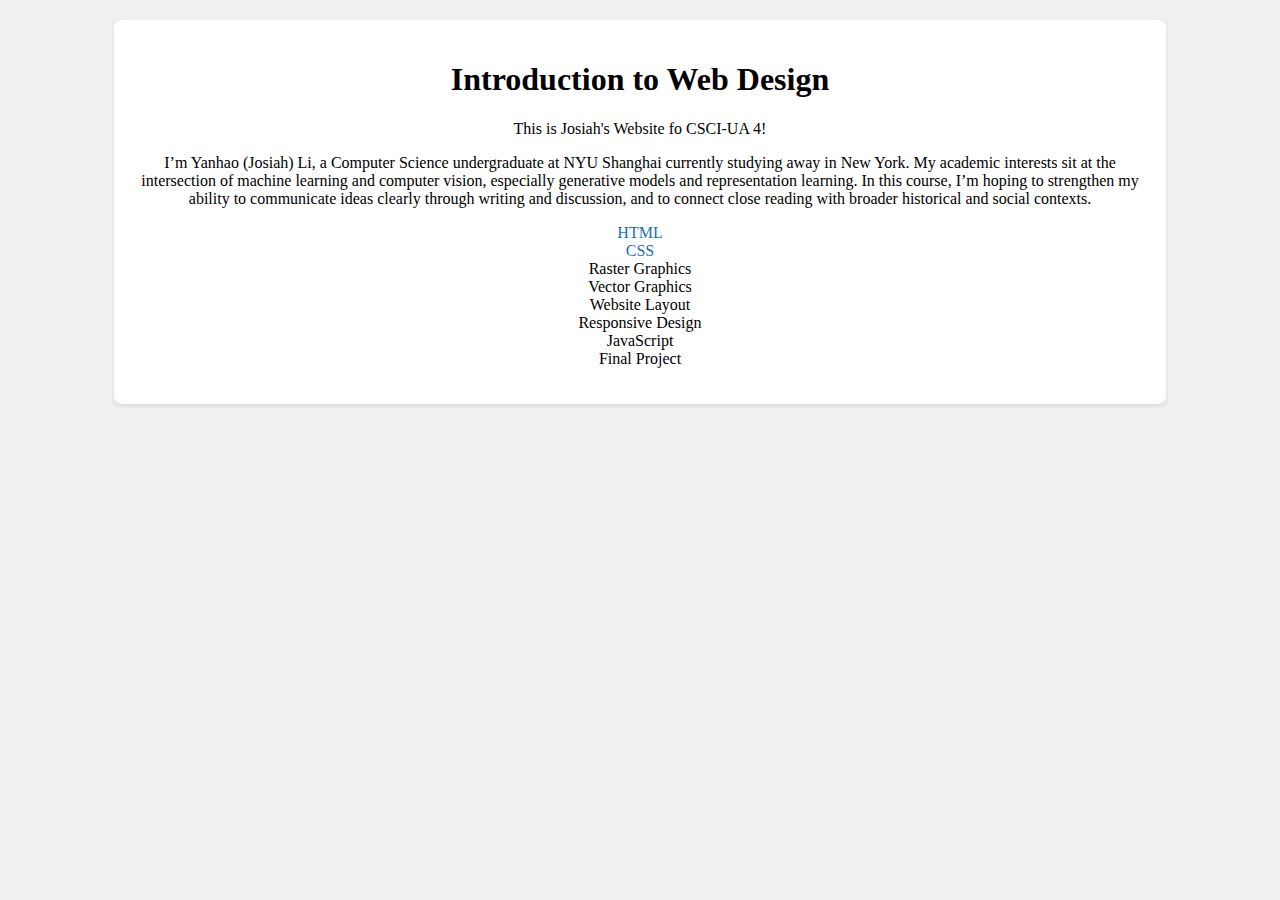
<file: index.html>
<!DOCTYPE html>
<html>
  <head>
    <meta charset="utf-8">
    <link rel="stylesheet" href="./css/style.css">
    <style>
        main {
            background-color: #ffffff;
            padding: 20px;
            border-radius: 8px;
            box-shadow: 0 2px 4px rgba(0, 0, 0, 0.1);
            margin: 20px auto;
            width: 80%;
        }
    </style>
    <title>Josiah's website on i6</title>
  </head>
  <body>
    <main>
        <h1>Introduction to Web Design</h1>
        <p>This is Josiah's Website fo CSCI-UA 4!</p>
        <p>I’m Yanhao (Josiah) Li, a Computer Science undergraduate at NYU Shanghai currently studying away in New York. My academic interests sit at the intersection of machine learning and computer vision, especially generative models and representation learning. In this course, I’m hoping to strengthen my ability to communicate ideas clearly through writing and discussion, and to connect close reading with broader historical and social contexts. </p>
        <ul>
          <li><a href="./me/index.html">HTML</a></li>
          <li><a href="./css/index.html">CSS</a></li>
          <li>Raster Graphics</li>
          <li>Vector Graphics</li>
          <li>Website Layout</li>
          <li>Responsive Design</li>
          <li>JavaScript</li>
          <li>Final Project</li>
        </ul>
    </main>
  </body>
</html>
</file>
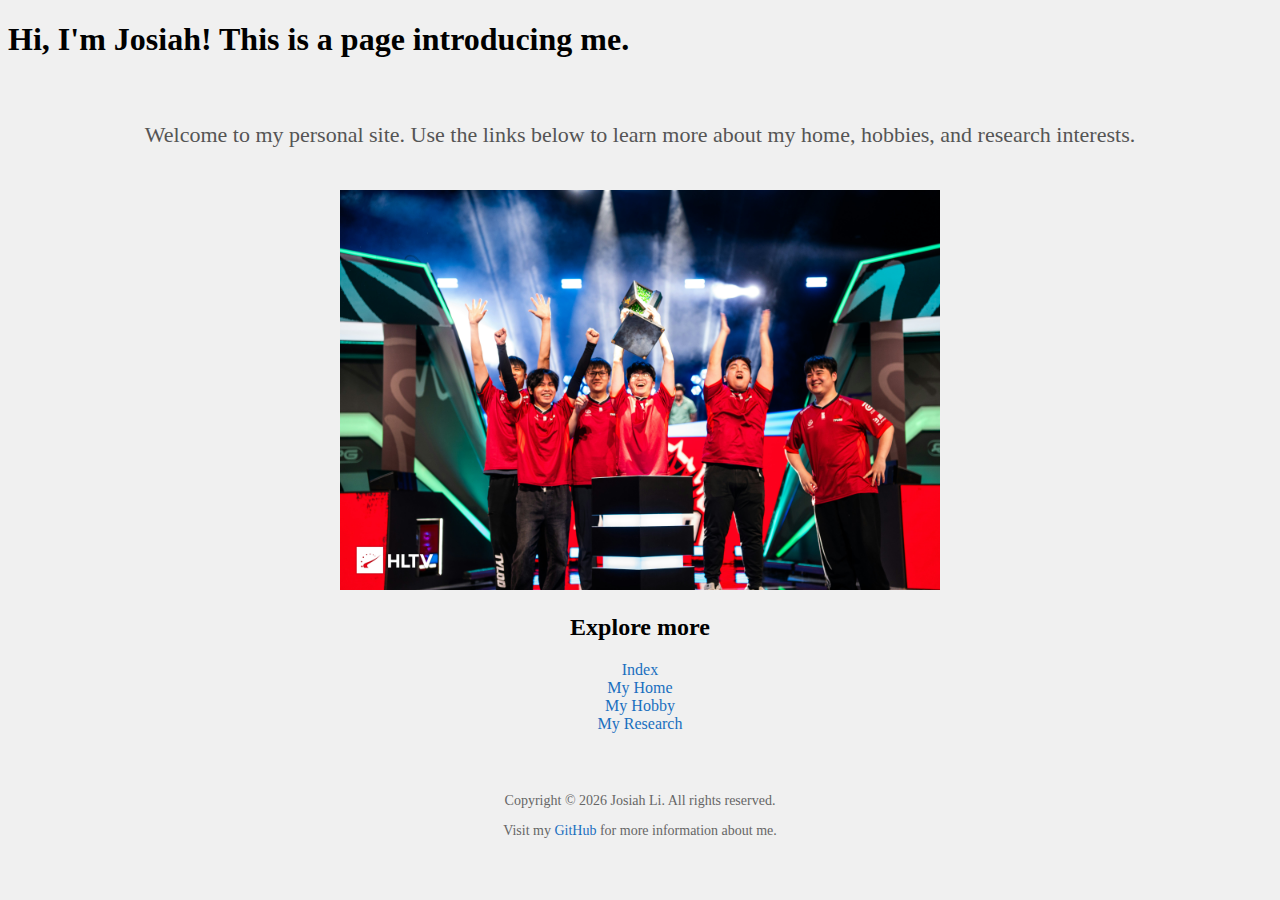
<file: css/index.html>
<!-- This is the index page for Josiah's me -->

<!DOCTYPE html>
<html>
    <head>
        <meta charset="utf-8">
        <!-- CSS -->
        <link rel="stylesheet" type="text/css" href="./style.css">
        <title>This is me</title>
    </head>
    <body>
        <header>
            <h1>Hi, I'm Josiah! This is a page introducing me.</h1>
        </header>
        <main class="clearfix">
            <p id="intro">Welcome to my personal site. Use the links below to learn more about my home, hobbies, and research interests.</p>
            <img src="./src/tyloo.jpg" id="tyloo_homepage" alt="A photo representing my interests" width="600" height="400">
            <h2>Explore more</h2>
            <!-- a list  -->
            <ul>
                <li><a href="./index.html">Index</a></li>
                <li><a href="./myhome.html">My Home</a></li>
                <li><a href="./hobby.html">My Hobby</a></li>
                <li><a href="./research.html">My Research</a></li>
            </ul>
        </main>
        <!-- a footer -->
        <footer>
            <p>Copyright © 2026 Josiah Li. All rights reserved.</p>
            <!-- to my github website -->
            <p>Visit my <a href="https://josiahwayne.github.io/">GitHub</a> for more information about me.</p>
        </footer>
    </body>
</html>
</file>
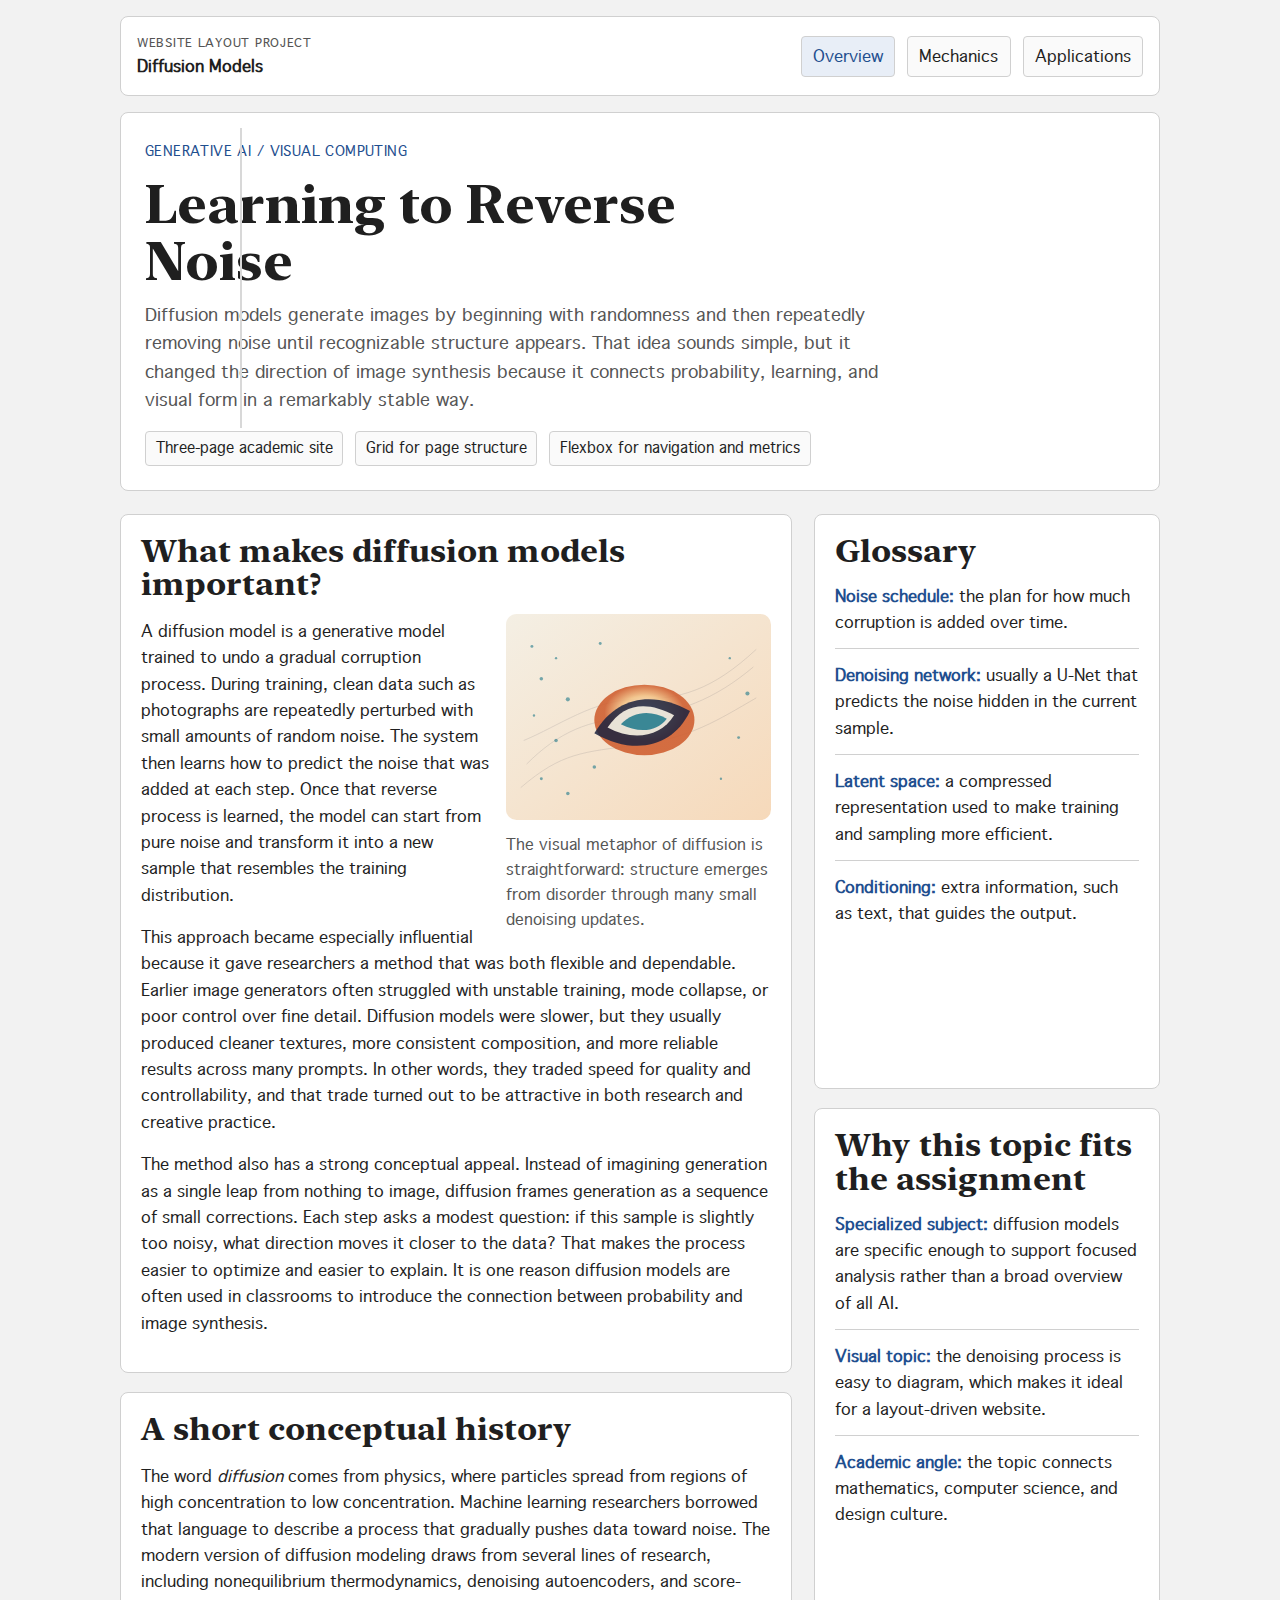
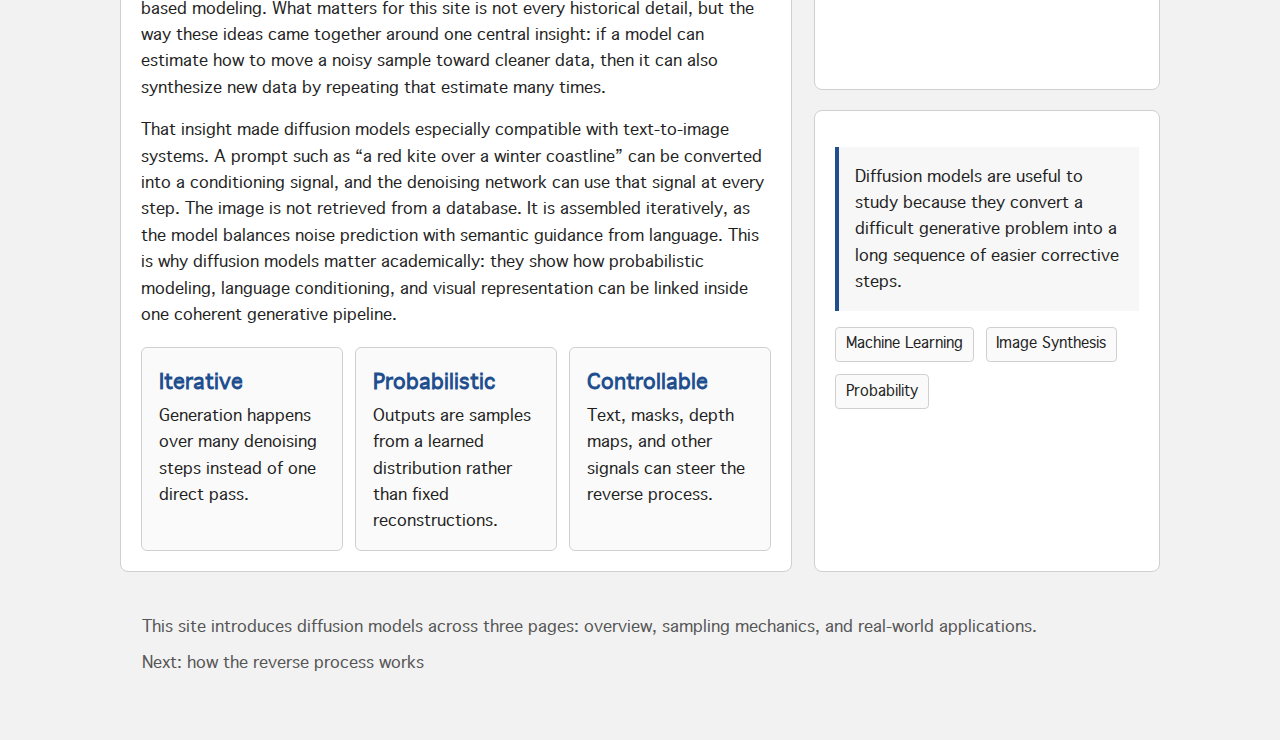
<file: diffusion/index.html>
<!DOCTYPE html>
<html lang="en">
  <head>
    <meta charset="utf-8">
    <meta name="viewport" content="width=device-width, initial-scale=1">
    <title>Diffusion Models | Learning to Reverse Noise</title>
    <meta
      name="description"
      content="An academic introduction to diffusion models, their core idea, and why reverse-noising became a major method in generative AI."
    >
    <link rel="stylesheet" href="style.css">
  </head>
  <body>
    <div class="reading-progress" aria-hidden="true">
      <span class="reading-progress__fill"></span>
    </div>
    <div class="site-shell">
      <header class="topbar">
        <div>
          <div class="site-kicker">Website Layout Project</div>
          <strong>Diffusion Models</strong>
        </div>
        <nav aria-label="Primary">
          <ul class="nav-list">
            <li><a href="index.html" aria-current="page">Overview</a></li>
            <li><a href="process.html">Mechanics</a></li>
            <li><a href="applications.html">Applications</a></li>
          </ul>
        </nav>
      </header>

      <main>
        <section class="hero" aria-labelledby="hero-title">
          <span class="eyebrow">Generative AI / Visual Computing</span>
          <h1 id="hero-title">Learning to Reverse Noise</h1>
          <p>
            Diffusion models generate images by beginning with randomness and then repeatedly
            removing noise until recognizable structure appears. That idea sounds simple, but it
            changed the direction of image synthesis because it connects probability, learning, and
            visual form in a remarkably stable way.
          </p>
          <div class="hero-meta" aria-label="Page summary">
            <span class="meta-pill">Three-page academic site</span>
            <span class="meta-pill">Grid for page structure</span>
            <span class="meta-pill">Flexbox for navigation and metrics</span>
          </div>
        </section>

        <div class="page-grid">
          <article class="content-stack" aria-labelledby="overview-heading">
            <section class="panel intro-split">
              <div class="flow-content">
                <h2 id="overview-heading">What makes diffusion models important?</h2>
                <figure class="float-figure">
                  <img
                    src="assets/images/noise-field.svg"
                    alt="An abstract visualization of scattered particles becoming an organized wave-like image."
                  >
                  <figcaption>
                    The visual metaphor of diffusion is straightforward: structure emerges from
                    disorder through many small denoising updates.
                  </figcaption>
                </figure>
                <p>
                  A diffusion model is a generative model trained to undo a gradual corruption
                  process. During training, clean data such as photographs are repeatedly perturbed
                  with small amounts of random noise. The system then learns how to predict the
                  noise that was added at each step. Once that reverse process is learned, the
                  model can start from pure noise and transform it into a new sample that resembles
                  the training distribution.
                </p>
                <p>
                  This approach became especially influential because it gave researchers a method
                  that was both flexible and dependable. Earlier image generators often struggled
                  with unstable training, mode collapse, or poor control over fine detail.
                  Diffusion models were slower, but they usually produced cleaner textures, more
                  consistent composition, and more reliable results across many prompts. In other
                  words, they traded speed for quality and controllability, and that trade turned
                  out to be attractive in both research and creative practice.
                </p>
                <p>
                  The method also has a strong conceptual appeal. Instead of imagining generation
                  as a single leap from nothing to image, diffusion frames generation as a
                  sequence of small corrections. Each step asks a modest question: if this sample
                  is slightly too noisy, what direction moves it closer to the data? That makes the
                  process easier to optimize and easier to explain. It is one reason diffusion
                  models are often used in classrooms to introduce the connection between
                  probability and image synthesis.
                </p>
              </div>
            </section>

            <section class="panel" aria-labelledby="concept-heading">
              <h2 id="concept-heading">A short conceptual history</h2>
              <p>
                The word <em>diffusion</em> comes from physics, where particles spread from regions
                of high concentration to low concentration. Machine learning researchers borrowed
                that language to describe a process that gradually pushes data toward noise. The
                modern version of diffusion modeling draws from several lines of research,
                including nonequilibrium thermodynamics, denoising autoencoders, and score-based
                modeling. What matters for this site is not every historical detail, but the way
                these ideas came together around one central insight: if a model can estimate how
                to move a noisy sample toward cleaner data, then it can also synthesize new data by
                repeating that estimate many times.
              </p>
              <p>
                That insight made diffusion models especially compatible with text-to-image systems.
                A prompt such as “a red kite over a winter coastline” can be converted into a
                conditioning signal, and the denoising network can use that signal at every step.
                The image is not retrieved from a database. It is assembled iteratively, as the
                model balances noise prediction with semantic guidance from language. This is why
                diffusion models matter academically: they show how probabilistic modeling,
                language conditioning, and visual representation can be linked inside one coherent
                generative pipeline.
              </p>

              <div class="metric-row" aria-label="Key properties">
                <div class="metric">
                  <strong>Iterative</strong>
                  Generation happens over many denoising steps instead of one direct pass.
                </div>
                <div class="metric">
                  <strong>Probabilistic</strong>
                  Outputs are samples from a learned distribution rather than fixed reconstructions.
                </div>
                <div class="metric">
                  <strong>Controllable</strong>
                  Text, masks, depth maps, and other signals can steer the reverse process.
                </div>
              </div>
            </section>
          </article>

          <aside class="side-stack">
            <section class="panel" aria-labelledby="glossary-heading">
              <h2 class="sidebar-title" id="glossary-heading">Glossary</h2>
              <ul class="sidebar-list">
                <li>
                  <strong>Noise schedule:</strong> the plan for how much corruption is added over
                  time.
                </li>
                <li>
                  <strong>Denoising network:</strong> usually a U-Net that predicts the noise
                  hidden in the current sample.
                </li>
                <li>
                  <strong>Latent space:</strong> a compressed representation used to make training
                  and sampling more efficient.
                </li>
                <li>
                  <strong>Conditioning:</strong> extra information, such as text, that guides the
                  output.
                </li>
              </ul>
            </section>

            <section class="panel" aria-labelledby="timeline-heading">
              <h2 class="sidebar-title" id="timeline-heading">Why this topic fits the assignment</h2>
              <ul class="timeline">
                <li>
                  <strong>Specialized subject:</strong> diffusion models are specific enough to
                  support focused analysis rather than a broad overview of all AI.
                </li>
                <li>
                  <strong>Visual topic:</strong> the denoising process is easy to diagram, which
                  makes it ideal for a layout-driven website.
                </li>
                <li>
                  <strong>Academic angle:</strong> the topic connects mathematics, computer
                  science, and design culture.
                </li>
              </ul>
            </section>

            <section class="panel">
              <p class="quote">
                Diffusion models are useful to study because they convert a difficult generative
                problem into a long sequence of easier corrective steps.
              </p>
              <div class="tag-row" aria-label="Topic tags">
                <span class="tag">Machine Learning</span>
                <span class="tag">Image Synthesis</span>
                <span class="tag">Probability</span>
              </div>
            </section>
          </aside>
        </div>
      </main>

      <footer class="footer">
        <p>
          This site introduces diffusion models across three pages: overview, sampling mechanics,
          and real-world applications.
        </p>
        <div class="footer-links">
          <a href="process.html">Next: how the reverse process works</a>
        </div>
      </footer>
    </div>
    <script src="progress.js"></script>
  </body>
</html>
</file>
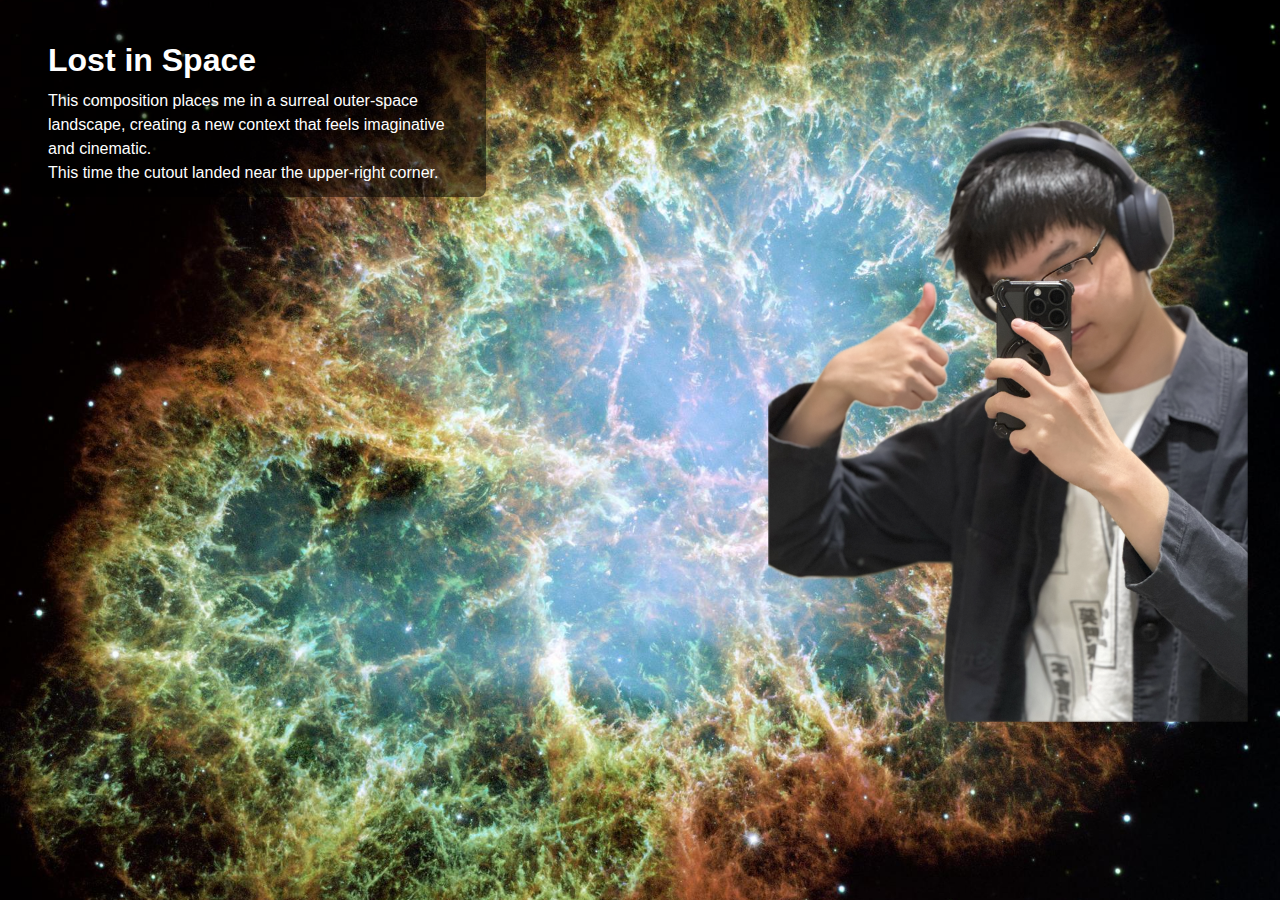
<file: images/index.html>
<!DOCTYPE html>
<html lang="en">
<head>
  <meta charset="UTF-8">
  <meta name="viewport" content="width=device-width, initial-scale=1.0">
  <title>Raster Graphics Assignment</title>
  <style>
    html, body {
      margin: 0;
      height: 100%;
    }

    body {
      background-image: url("./background.jpg");
      background-size: cover;
      background-position: center;
      background-repeat: no-repeat;
      min-height: 100vh;
      position: relative;
      overflow: hidden;
      font-family: Arial, sans-serif;
    }

    .foreground {
      position: absolute;
      bottom: 0;
      right: 0;
      width: 480px;
      height: auto;
      max-width: 45vw;
    }

    .caption {
      position: absolute;
      top: 30px;
      left: 30px;
      color: white;
      background: rgba(0, 0, 0, 0.5);
      padding: 12px 18px;
      border-radius: 8px;
      max-width: 420px;
    }

    .caption h1 {
      margin: 0 0 10px 0;
      font-size: 2rem;
    }

    .caption p {
      margin: 0;
      line-height: 1.5;
      font-size: 1rem;
    }

    .position-note {
      margin-top: 10px;
      font-size: 0.95rem;
    }
  </style>
</head>
<body>
  <div class="caption">
    <h1>Lost in Space</h1>
    <p>This composition places me in a surreal outer-space landscape, creating a new context that feels imaginative and cinematic.</p>
    <p class="position-note" id="position-note">Each time this page loads, JavaScript moves the cutout to a different spot in the scene.</p>
  </div>

  <img
    id="foreground-image"
    class="foreground"
    src="./me-480.png"
    srcset="./me-480.png 480w, ./me-960.png 960w, ./me-1440.png 1440w"
    alt="A cutout image of me placed in a new environment"
    width="480"
    height="602"
  >
  <script src="./random-position.js" defer></script>
</body>
</html>
</file>
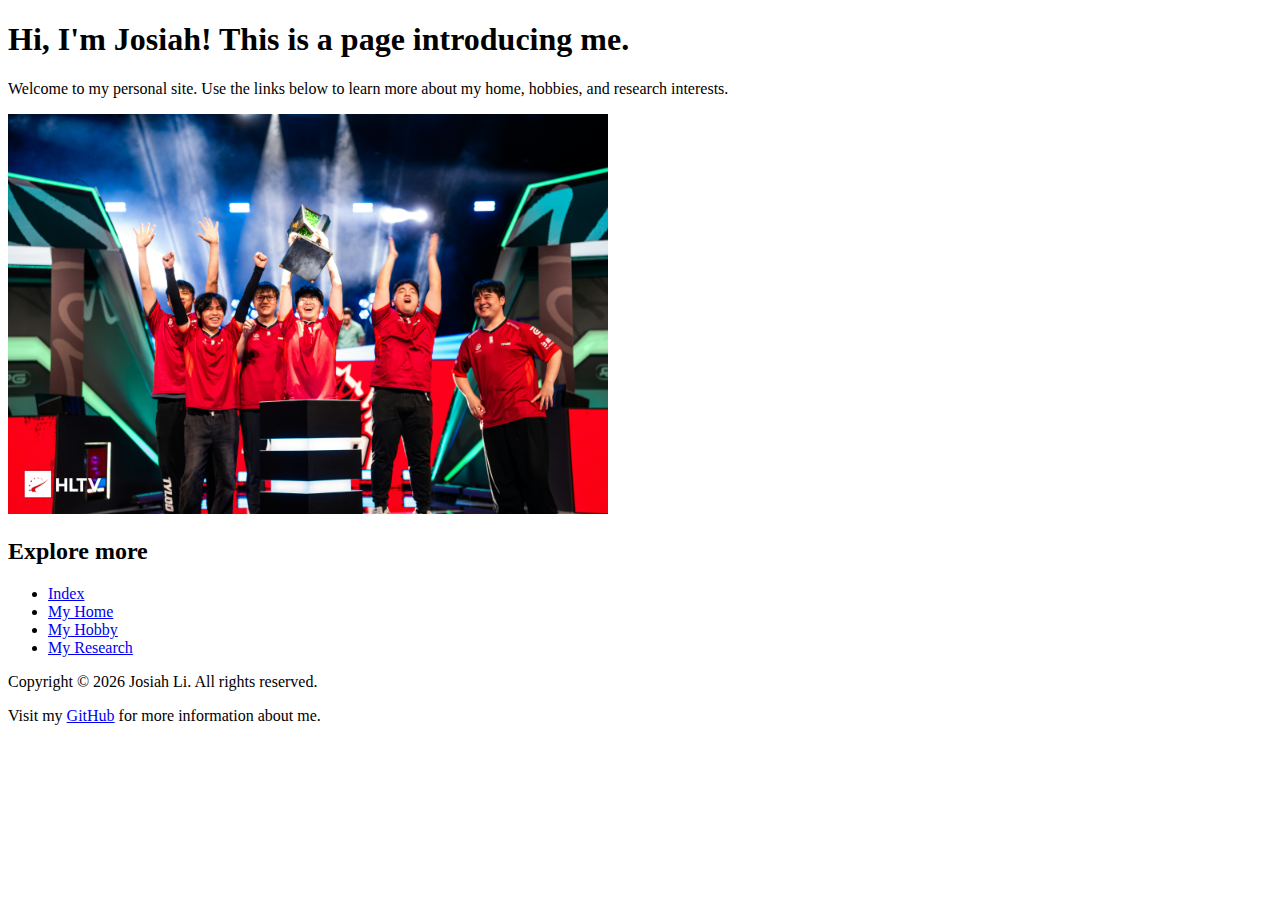
<file: me/index.html>
<!-- This is the index page for Josiah's me -->

<!DOCTYPE html>
<html>
    <head>
        <meta charset="utf-8">
        <title>This is me</title>
    </head>
    <body>
        <header>
            <h1>Hi, I'm Josiah! This is a page introducing me.</h1>
        </header>
        <main>
            <p>Welcome to my personal site. Use the links below to learn more about my home, hobbies, and research interests.</p>
            <img src="./src/tyloo.jpg" alt="A photo representing my interests" width="600" height="400">
            <h2>Explore more</h2>
            <!-- a list  -->
            <ul>
                <li><a href="./index.html">Index</a></li>
                <li><a href="./myhome.html">My Home</a></li>
                <li><a href="./hobby.html">My Hobby</a></li>
                <li><a href="./research.html">My Research</a></li>
            </ul>
        </main>
        <!-- a footer -->
        <footer>
            <p>Copyright © 2026 Josiah Li. All rights reserved.</p>
            <!-- to my github website -->
            <p>Visit my <a href="https://josiahwayne.github.io/">GitHub</a> for more information about me.</p>
        </footer>
    </body>
</html>
</file>
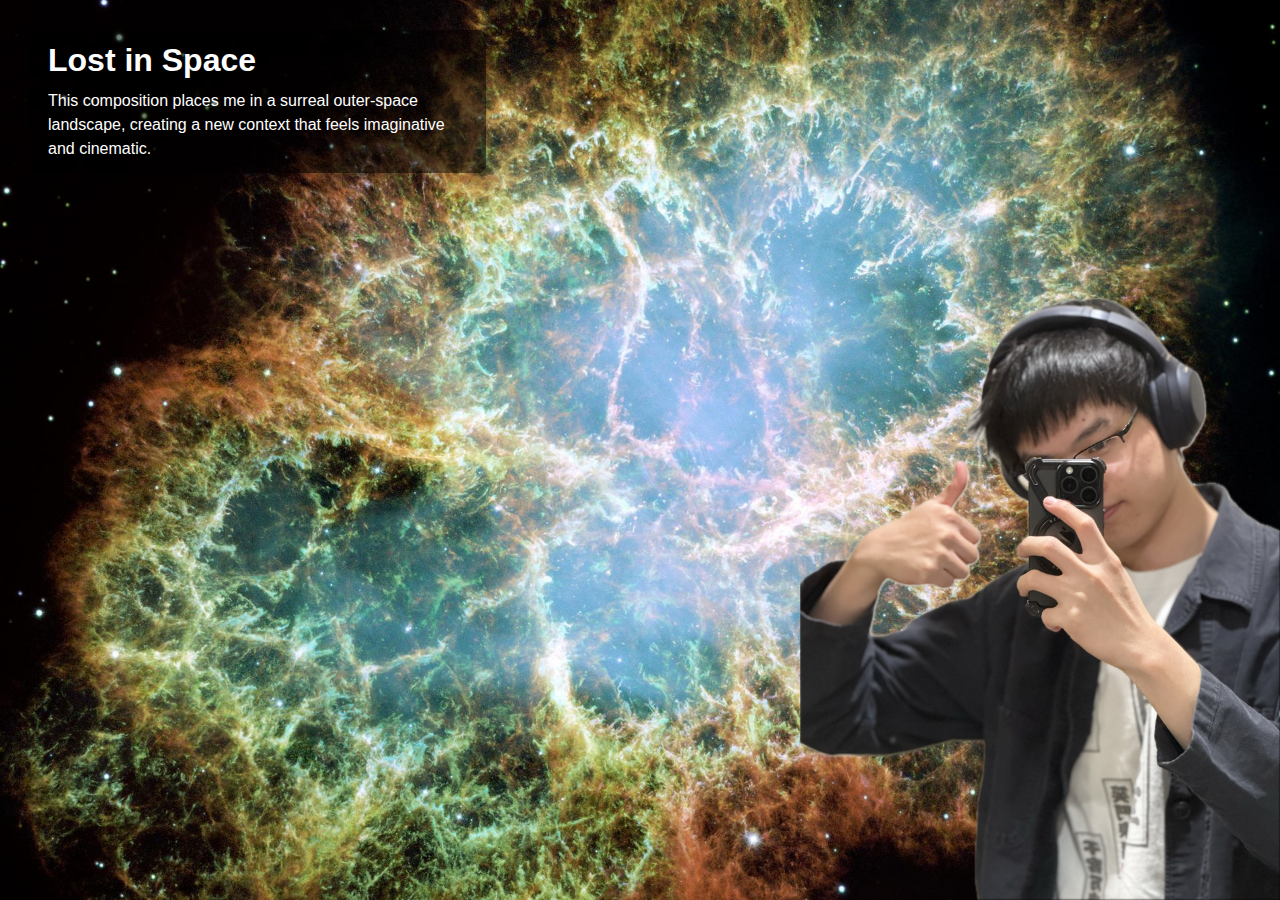
<file: raster/index.html>
<!DOCTYPE html>
<html lang="en">
<head>
  <meta charset="UTF-8">
  <meta name="viewport" content="width=device-width, initial-scale=1.0">
  <title>Raster Graphics Assignment</title>
  <style>
    html, body {
      margin: 0;
      height: 100%;
    }

    body {
      background-image: url("../images/background.jpg");
      background-size: cover;
      background-position: center;
      background-repeat: no-repeat;
      min-height: 100vh;
      position: relative;
      overflow: hidden;
      font-family: Arial, sans-serif;
    }

    .foreground {
      position: absolute;
      bottom: 0;
      right: 0;
      width: 480px;
      height: auto;
      max-width: 45vw;
    }

    .caption {
      position: absolute;
      top: 30px;
      left: 30px;
      color: white;
      background: rgba(0, 0, 0, 0.5);
      padding: 12px 18px;
      border-radius: 8px;
      max-width: 420px;
    }

    .caption h1 {
      margin: 0 0 10px 0;
      font-size: 2rem;
    }

    .caption p {
      margin: 0;
      line-height: 1.5;
      font-size: 1rem;
    }
  </style>
</head>
<body>
  <div class="caption">
    <h1>Lost in Space</h1>
    <p>This composition places me in a surreal outer-space landscape, creating a new context that feels imaginative and cinematic.</p>
  </div>

  <img
    class="foreground"
    src="../images/me-480.png"
    srcset="../images/me-480.png 480w, ../images/me-960.png 960w, ../images/me-1440.png 1440w"
    alt="A cutout image of me placed in a new environment"
    width="480"
    height="720"
  >
</body>
</html>
</file>
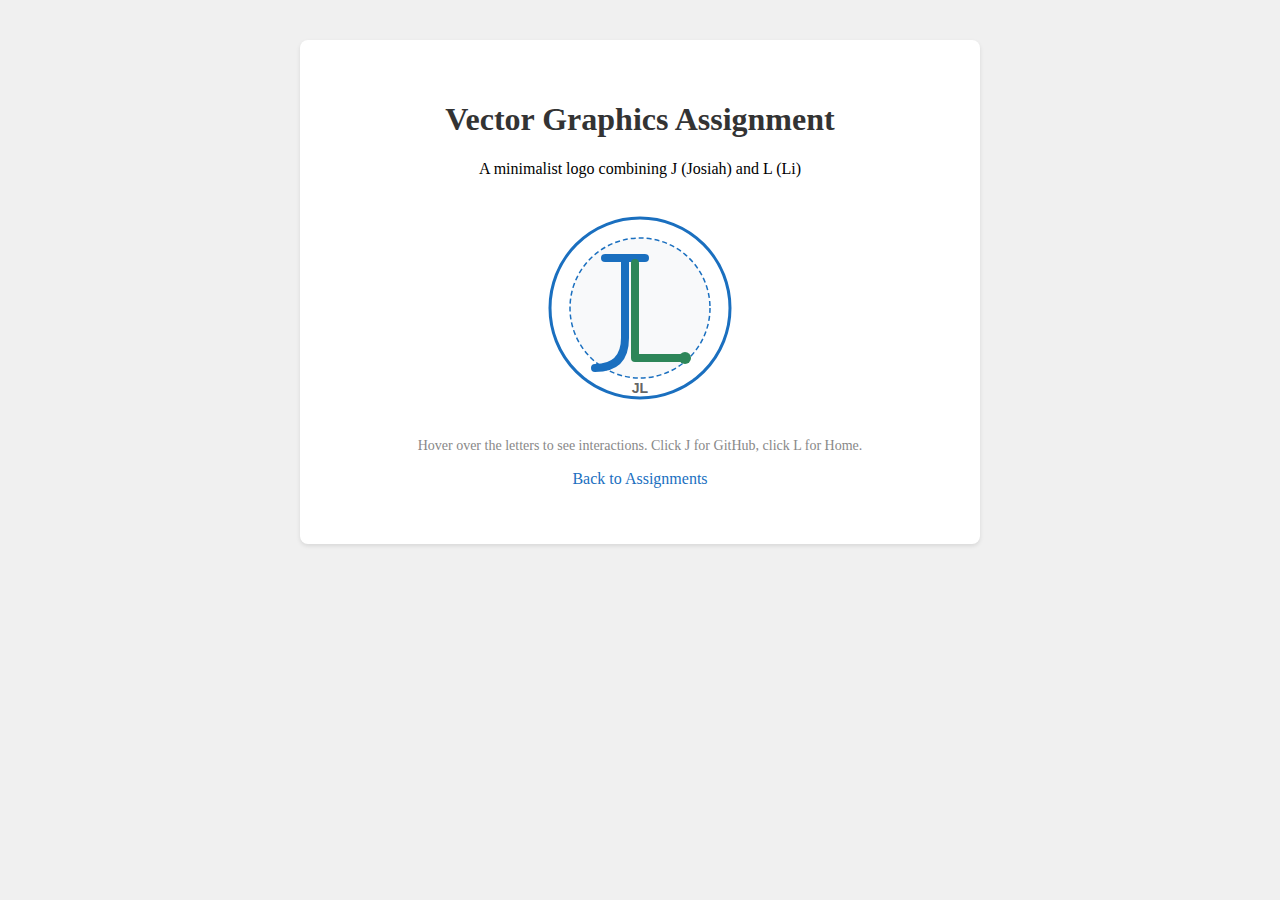
<file: vector/index.html>
<!DOCTYPE html>
<html lang="en">
<head>
    <meta charset="utf-8">
    <title>Vector Graphics - Josiah Li</title>
    <link rel="stylesheet" href="./style.css">
</head>
<body>
    <main>
        <h1>Vector Graphics Assignment</h1>
        <p>A minimalist logo combining J (Josiah) and L (Li)</p>

        <svg width="200" height="200" viewBox="0 0 200 200" xmlns="http://www.w3.org/2000/svg" class="jl-logo">
            <title>JL Logo - A minimalist monogram combining the initials J and L for Josiah Li</title>

            <!-- Background circle - decorative element 1 -->
            <circle cx="100" cy="100" r="90" class="logo-bg"/>

            <!-- Inner circle - decorative element 2 -->
            <circle cx="100" cy="100" r="70" class="logo-inner"/>

            <!-- Link 1: J letter path - links to GitHub -->
            <a href="https://josiahwayne.github.io/" target="_blank" class="logo-link">
                <!-- J letter using path - drawing element 3 -->
                <path d="M 85 50 L 85 130 Q 85 160 55 160"
                      class="letter-j"/>
                <!-- J top bar -->
                <line x1="65" y1="50" x2="105" y2="50" class="letter-j"/>
            </a>

            <!-- Link 2: L letter path - links to assignments home -->
            <a href="../index.html" class="logo-link">
                <!-- L letter using path - drawing element 4 -->
                <path d="M 95 55 L 95 150 L 145 150"
                      class="letter-l"/>
            </a>

            <!-- Decorative dot - element 5 -->
            <circle cx="145" cy="150" r="6" class="dot"/>

            <!-- Text initials -->
            <text x="100" y="185" class="initials">JL</text>
        </svg>

        <p class="hint">Hover over the letters to see interactions. Click J for GitHub, click L for Home.</p>

        <p><a href="../index.html">Back to Assignments</a></p>
    </main>
</body>
</html>
</file>
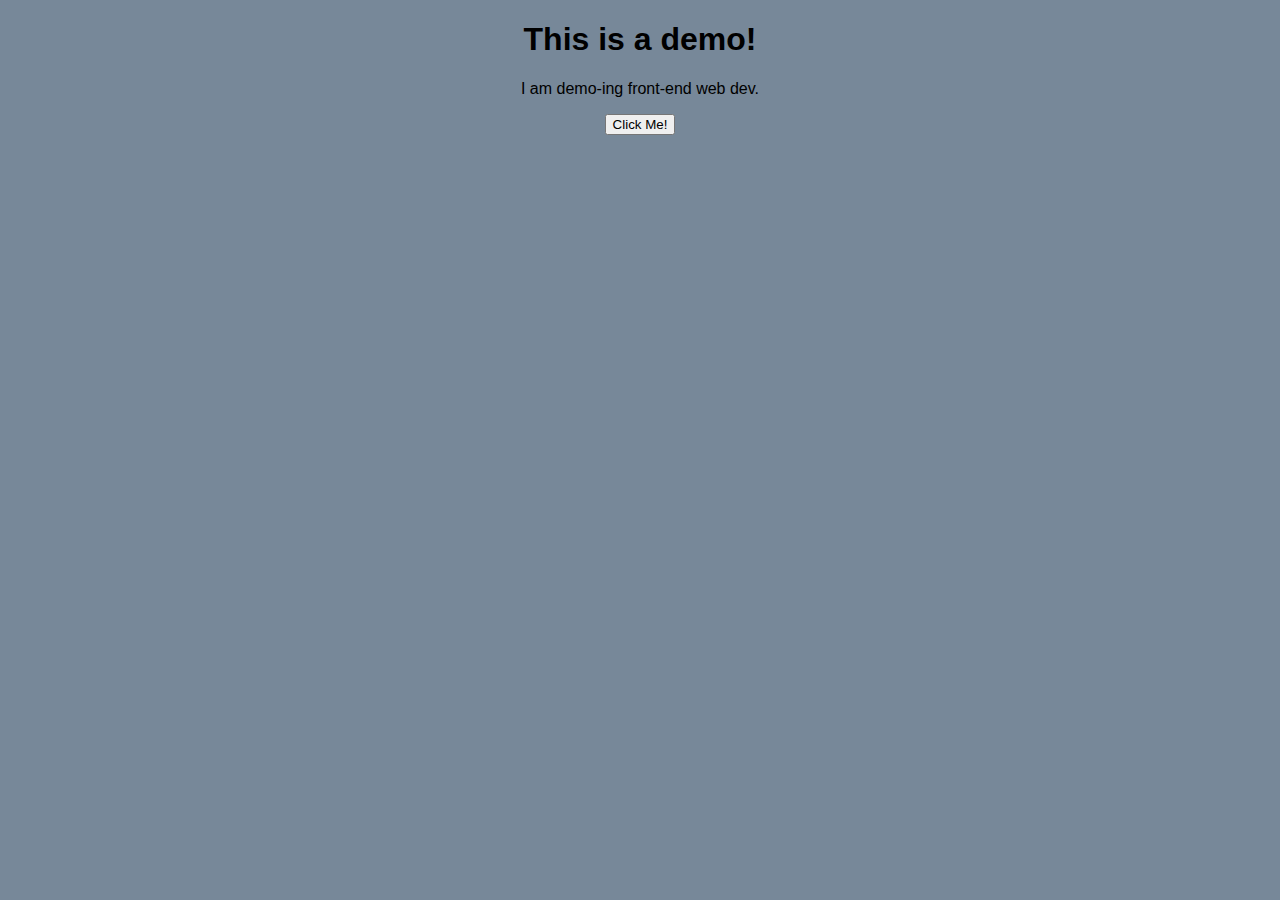
<file: web/2025_pm_demo/index.html>
<!DOCTYPE html>
<html>
<head>
	<meta charset="utf-8">
	<meta name="viewport" content="width=device-width, initial-scale=1">
	<title>three layers of web design</title>
	<link rel="stylesheet" type="text/css" href="./styles/style.css">
</head>
<body>
	<h1>This is a demo!</h1>
	<p>I am demo-ing front-end web dev.</p>
	<button id="b1">Click Me!</button>

	<div id="imageContainer"></div>

	<script type="text/javascript" src="./scripts/script.js"></script>

</body>
</html>
</file>
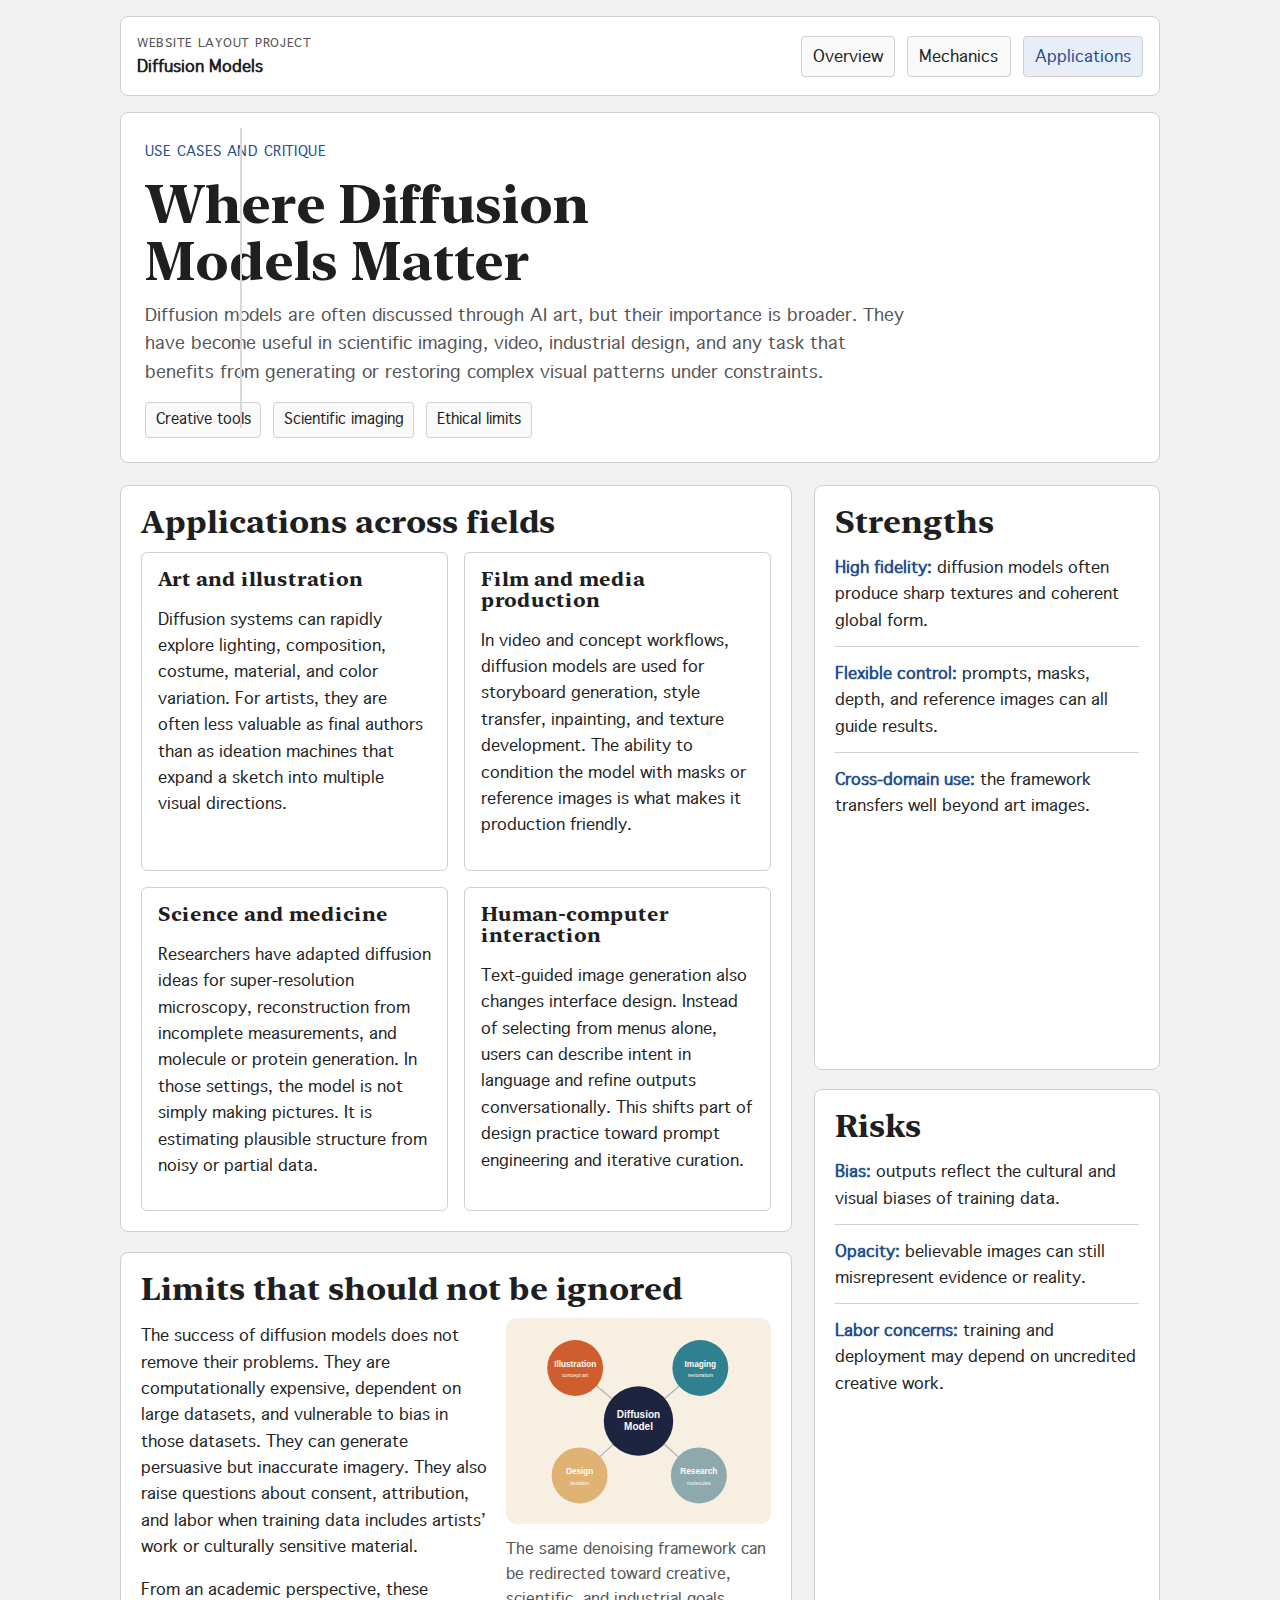
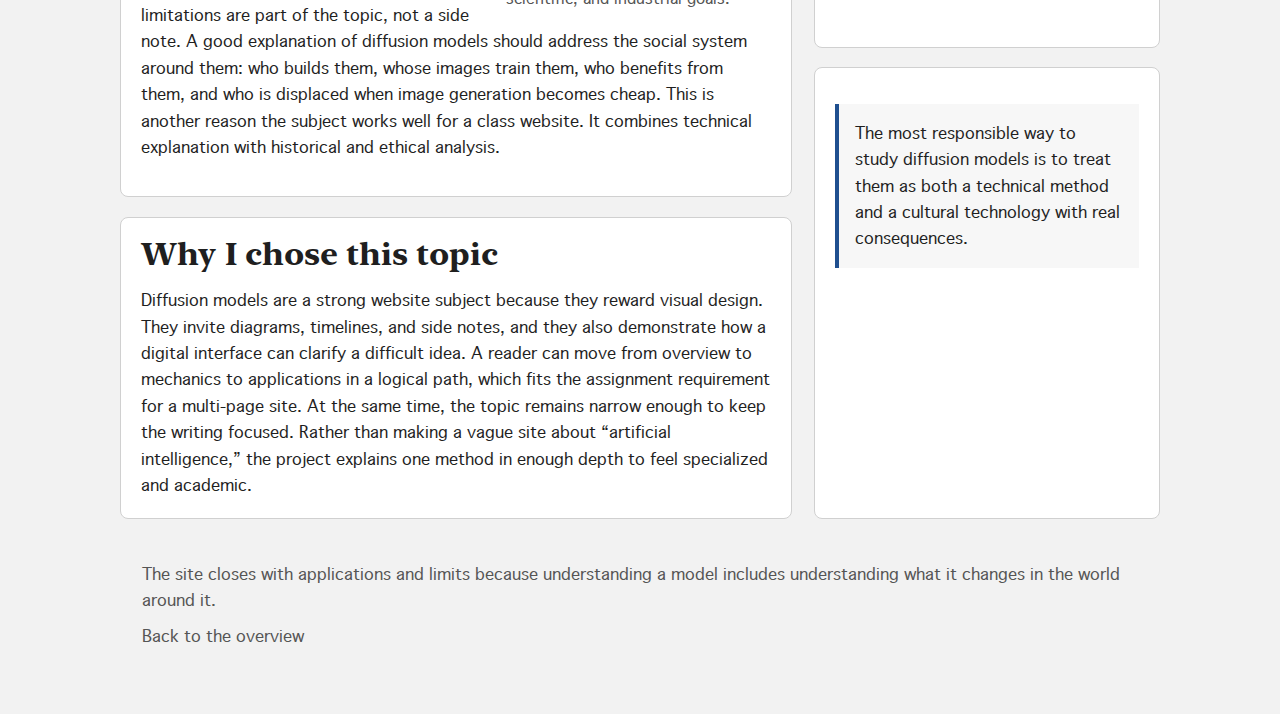
<file: diffusion/applications.html>
<!DOCTYPE html>
<html lang="en">
  <head>
    <meta charset="utf-8">
    <meta name="viewport" content="width=device-width, initial-scale=1">
    <title>Diffusion Models | Applications and Limits</title>
    <meta
      name="description"
      content="A page surveying applications of diffusion models in art, science, and design, along with important limitations."
    >
    <link rel="stylesheet" href="style.css">
  </head>
  <body>
    <div class="reading-progress" aria-hidden="true">
      <span class="reading-progress__fill"></span>
    </div>
    <div class="site-shell">
      <header class="topbar">
        <div>
          <div class="site-kicker">Website Layout Project</div>
          <strong>Diffusion Models</strong>
        </div>
        <nav aria-label="Primary">
          <ul class="nav-list">
            <li><a href="index.html">Overview</a></li>
            <li><a href="process.html">Mechanics</a></li>
            <li><a href="applications.html" aria-current="page">Applications</a></li>
          </ul>
        </nav>
      </header>

      <main>
        <section class="hero" aria-labelledby="applications-title">
          <span class="eyebrow">Use Cases and Critique</span>
          <h1 id="applications-title">Where Diffusion Models Matter</h1>
          <p>
            Diffusion models are often discussed through AI art, but their importance is broader.
            They have become useful in scientific imaging, video, industrial design, and any task
            that benefits from generating or restoring complex visual patterns under constraints.
          </p>
          <div class="hero-meta">
            <span class="meta-pill">Creative tools</span>
            <span class="meta-pill">Scientific imaging</span>
            <span class="meta-pill">Ethical limits</span>
          </div>
        </section>

        <div class="page-grid">
          <article class="content-stack">
            <section class="panel">
              <h2>Applications across fields</h2>
              <div class="application-grid">
                <section class="note-card">
                  <h3>Art and illustration</h3>
                  <p>
                    Diffusion systems can rapidly explore lighting, composition, costume, material,
                    and color variation. For artists, they are often less valuable as final authors
                    than as ideation machines that expand a sketch into multiple visual directions.
                  </p>
                </section>
                <section class="note-card">
                  <h3>Film and media production</h3>
                  <p>
                    In video and concept workflows, diffusion models are used for storyboard
                    generation, style transfer, inpainting, and texture development. The ability to
                    condition the model with masks or reference images is what makes it production
                    friendly.
                  </p>
                </section>
                <section class="note-card">
                  <h3>Science and medicine</h3>
                  <p>
                    Researchers have adapted diffusion ideas for super-resolution microscopy,
                    reconstruction from incomplete measurements, and molecule or protein generation.
                    In those settings, the model is not simply making pictures. It is estimating
                    plausible structure from noisy or partial data.
                  </p>
                </section>
                <section class="note-card">
                  <h3>Human-computer interaction</h3>
                  <p>
                    Text-guided image generation also changes interface design. Instead of selecting
                    from menus alone, users can describe intent in language and refine outputs
                    conversationally. This shifts part of design practice toward prompt engineering
                    and iterative curation.
                  </p>
                </section>
              </div>
            </section>

            <section class="panel intro-split">
              <div class="flow-content">
                <h2>Limits that should not be ignored</h2>
                <figure class="float-figure">
                  <img
                    src="assets/images/applications-map.svg"
                    alt="Diagram connecting a central diffusion model node to illustration, imaging, design, and research applications."
                  >
                  <figcaption>
                    The same denoising framework can be redirected toward creative, scientific, and
                    industrial goals.
                  </figcaption>
                </figure>
                <p>
                  The success of diffusion models does not remove their problems. They are
                  computationally expensive, dependent on large datasets, and vulnerable to bias in
                  those datasets. They can generate persuasive but inaccurate imagery. They also
                  raise questions about consent, attribution, and labor when training data includes
                  artists’ work or culturally sensitive material.
                </p>
                <p>
                  From an academic perspective, these limitations are part of the topic, not a side
                  note. A good explanation of diffusion models should address the social system
                  around them: who builds them, whose images train them, who benefits from them, and
                  who is displaced when image generation becomes cheap. This is another reason the
                  subject works well for a class website. It combines technical explanation with
                  historical and ethical analysis.
                </p>
              </div>
            </section>

            <section class="panel">
              <h2>Why I chose this topic</h2>
              <p>
                Diffusion models are a strong website subject because they reward visual design.
                They invite diagrams, timelines, and side notes, and they also demonstrate how a
                digital interface can clarify a difficult idea. A reader can move from overview to
                mechanics to applications in a logical path, which fits the assignment requirement
                for a multi-page site. At the same time, the topic remains narrow enough to keep the
                writing focused. Rather than making a vague site about “artificial intelligence,”
                the project explains one method in enough depth to feel specialized and academic.
              </p>
            </section>
          </article>

          <aside class="side-stack">
            <section class="panel">
              <h2 class="sidebar-title">Strengths</h2>
              <ul class="sidebar-list">
                <li><strong>High fidelity:</strong> diffusion models often produce sharp textures and coherent global form.</li>
                <li><strong>Flexible control:</strong> prompts, masks, depth, and reference images can all guide results.</li>
                <li><strong>Cross-domain use:</strong> the framework transfers well beyond art images.</li>
              </ul>
            </section>

            <section class="panel">
              <h2 class="sidebar-title">Risks</h2>
              <ul class="sidebar-list">
                <li><strong>Bias:</strong> outputs reflect the cultural and visual biases of training data.</li>
                <li><strong>Opacity:</strong> believable images can still misrepresent evidence or reality.</li>
                <li><strong>Labor concerns:</strong> training and deployment may depend on uncredited creative work.</li>
              </ul>
            </section>

            <section class="panel">
              <p class="quote">
                The most responsible way to study diffusion models is to treat them as both a
                technical method and a cultural technology with real consequences.
              </p>
            </section>
          </aside>
        </div>
      </main>

      <footer class="footer">
        <p>
          The site closes with applications and limits because understanding a model includes
          understanding what it changes in the world around it.
        </p>
        <div class="footer-links">
          <a href="index.html">Back to the overview</a>
        </div>
      </footer>
    </div>
    <script src="progress.js"></script>
  </body>
</html>
</file>
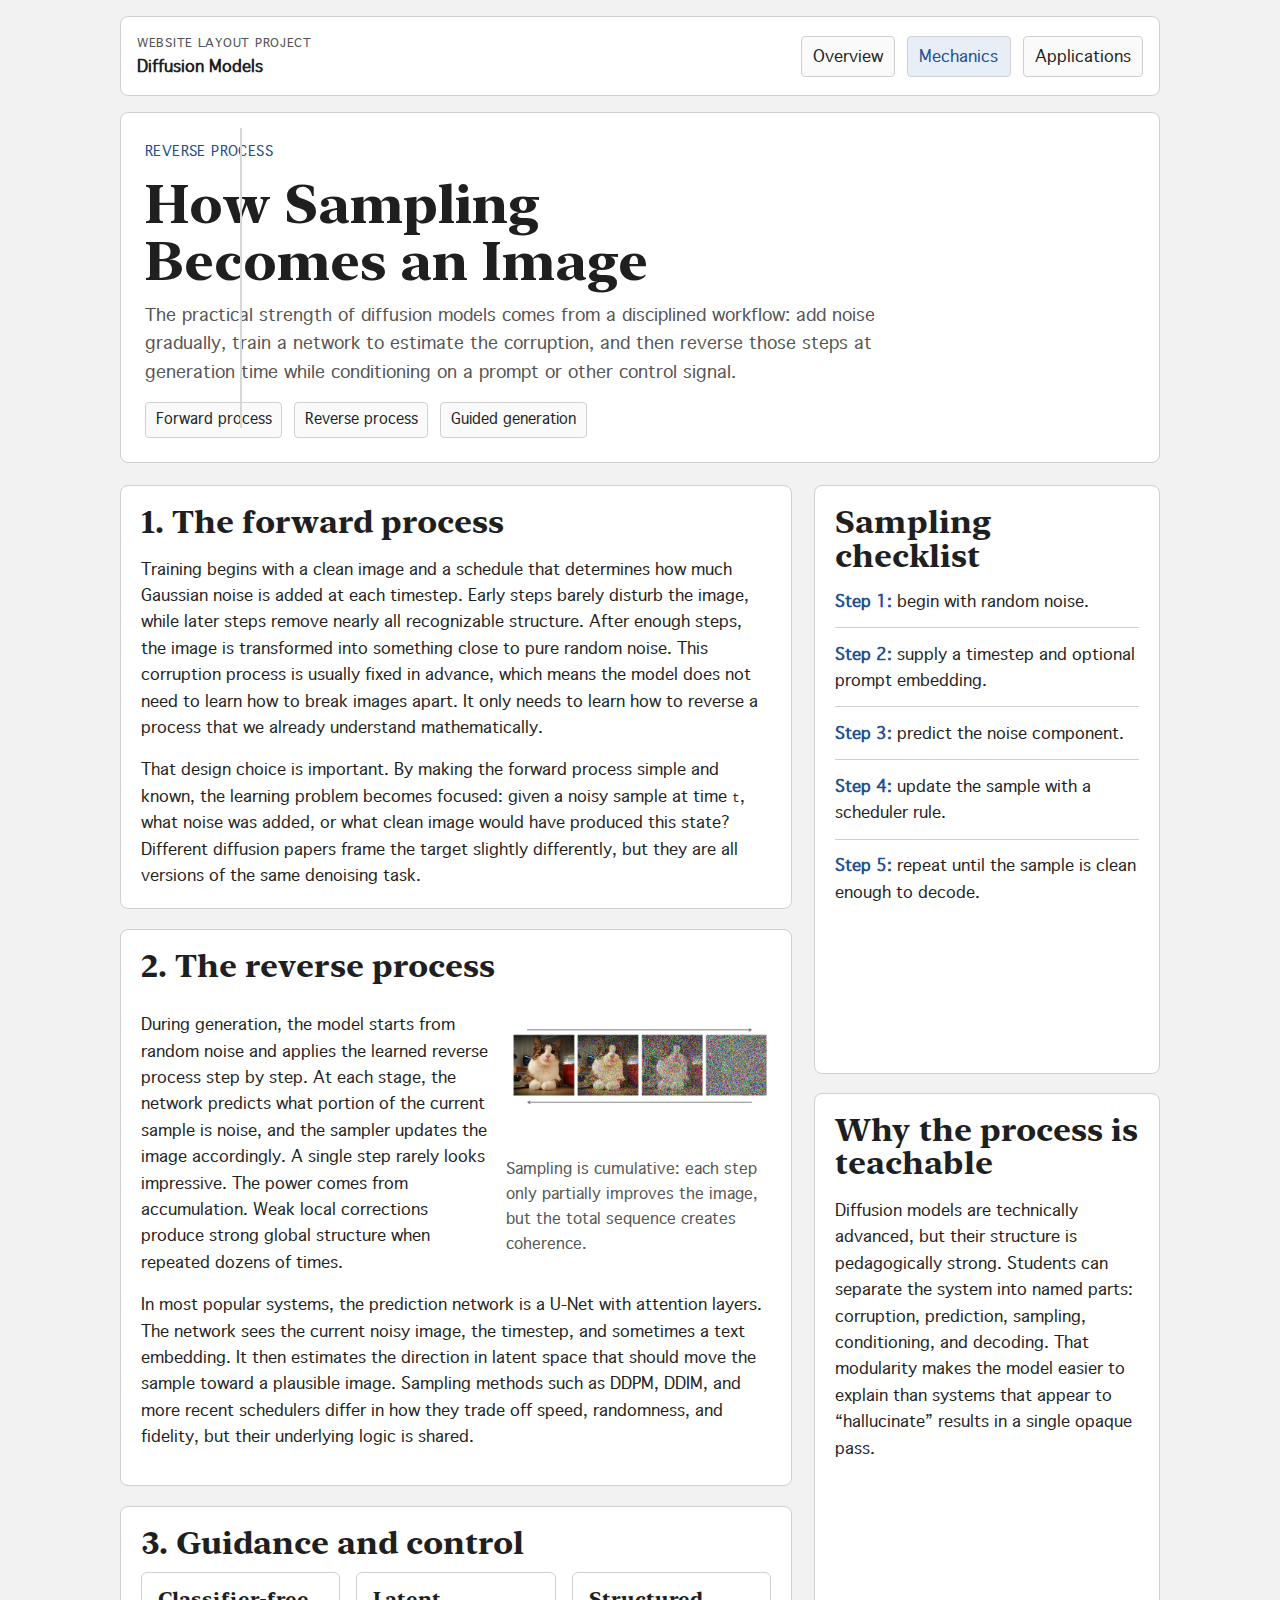
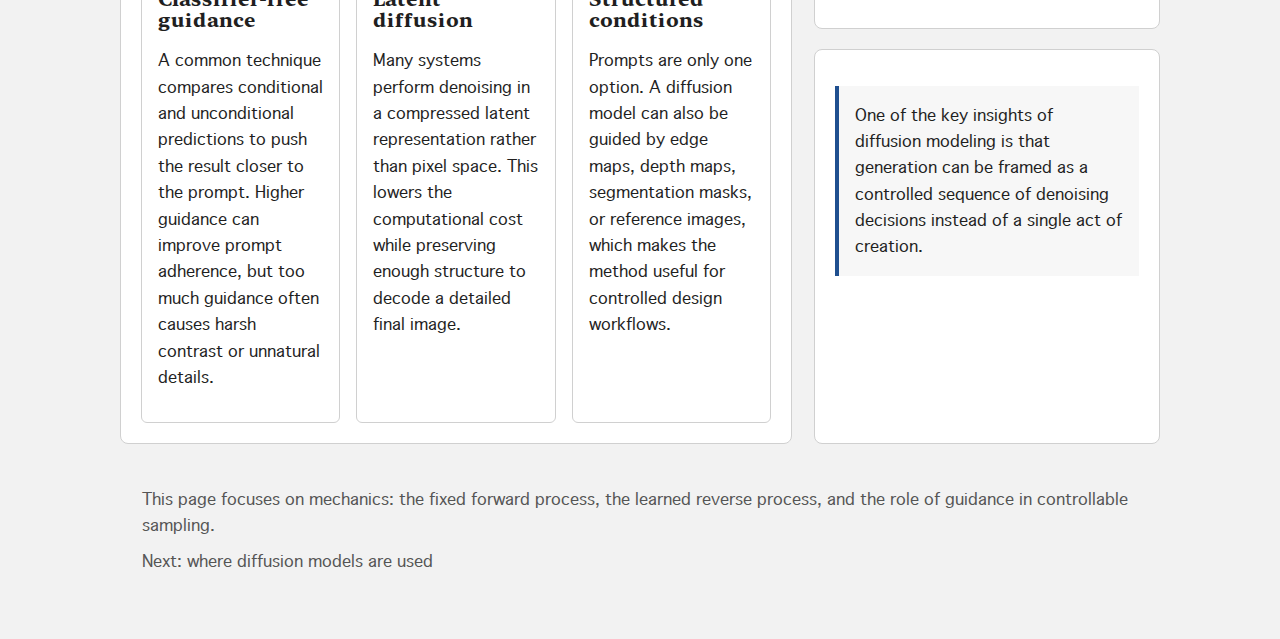
<file: diffusion/process.html>
<!DOCTYPE html>
<html lang="en">
  <head>
    <meta charset="utf-8">
    <meta name="viewport" content="width=device-width, initial-scale=1">
    <title>Diffusion Models | Mechanics of Sampling</title>
    <meta
      name="description"
      content="A page explaining the forward process, reverse process, and guided sampling used by diffusion models."
    >
    <link rel="stylesheet" href="style.css">
  </head>
  <body>
    <div class="reading-progress" aria-hidden="true">
      <span class="reading-progress__fill"></span>
    </div>
    <div class="site-shell">
      <header class="topbar">
        <div>
          <div class="site-kicker">Website Layout Project</div>
          <strong>Diffusion Models</strong>
        </div>
        <nav aria-label="Primary">
          <ul class="nav-list">
            <li><a href="index.html">Overview</a></li>
            <li><a href="process.html" aria-current="page">Mechanics</a></li>
            <li><a href="applications.html">Applications</a></li>
          </ul>
        </nav>
      </header>

      <main>
        <section class="hero" aria-labelledby="mechanics-title">
          <span class="eyebrow">Reverse Process</span>
          <h1 id="mechanics-title">How Sampling Becomes an Image</h1>
          <p>
            The practical strength of diffusion models comes from a disciplined workflow: add noise
            gradually, train a network to estimate the corruption, and then reverse those steps at
            generation time while conditioning on a prompt or other control signal.
          </p>
          <div class="hero-meta">
            <span class="meta-pill">Forward process</span>
            <span class="meta-pill">Reverse process</span>
            <span class="meta-pill">Guided generation</span>
          </div>
        </section>

        <div class="page-grid">
          <article class="content-stack">
            <section class="panel">
              <h2>1. The forward process</h2>
              <p>
                Training begins with a clean image and a schedule that determines how much Gaussian
                noise is added at each timestep. Early steps barely disturb the image, while later
                steps remove nearly all recognizable structure. After enough steps, the image is
                transformed into something close to pure random noise. This corruption process is
                usually fixed in advance, which means the model does not need to learn how to break
                images apart. It only needs to learn how to reverse a process that we already
                understand mathematically.
              </p>
              <p>
                That design choice is important. By making the forward process simple and known, the
                learning problem becomes focused: given a noisy sample at time <code>t</code>, what
                noise was added, or what clean image would have produced this state? Different
                diffusion papers frame the target slightly differently, but they are all versions of
                the same denoising task.
              </p>
            </section>

            <section class="panel">
              <h2>2. The reverse process</h2>
              <div class="intro-split">
                <div class="flow-content">
                  <figure class="float-figure">
                    <img
                      src="assets/images/diffusecat.png"
                      alt="Five-step diagram showing noise being gradually refined into a stylized image through repeated denoising."
                    >
                    <figcaption>
                      Sampling is cumulative: each step only partially improves the image, but the
                      total sequence creates coherence.
                    </figcaption>
                  </figure>
                  <p>
                    During generation, the model starts from random noise and applies the learned
                    reverse process step by step. At each stage, the network predicts what portion
                    of the current sample is noise, and the sampler updates the image accordingly.
                    A single step rarely looks impressive. The power comes from accumulation.
                    Weak local corrections produce strong global structure when repeated dozens of
                    times.
                  </p>
                  <p>
                    In most popular systems, the prediction network is a U-Net with attention
                    layers. The network sees the current noisy image, the timestep, and sometimes a
                    text embedding. It then estimates the direction in latent space that should move
                    the sample toward a plausible image. Sampling methods such as DDPM, DDIM, and
                    more recent schedulers differ in how they trade off speed, randomness, and
                    fidelity, but their underlying logic is shared.
                  </p>
                </div>
              </div>
            </section>

            <section class="panel">
              <h2>3. Guidance and control</h2>
              <div class="feature-grid">
                <section class="card">
                  <h3>Classifier-free guidance</h3>
                  <p>
                    A common technique compares conditional and unconditional predictions to push
                    the result closer to the prompt. Higher guidance can improve prompt adherence,
                    but too much guidance often causes harsh contrast or unnatural details.
                  </p>
                </section>
                <section class="card">
                  <h3>Latent diffusion</h3>
                  <p>
                    Many systems perform denoising in a compressed latent representation rather
                    than pixel space. This lowers the computational cost while preserving enough
                    structure to decode a detailed final image.
                  </p>
                </section>
                <section class="card">
                  <h3>Structured conditions</h3>
                  <p>
                    Prompts are only one option. A diffusion model can also be guided by edge
                    maps, depth maps, segmentation masks, or reference images, which makes the
                    method useful for controlled design workflows.
                  </p>
                </section>
              </div>
            </section>
          </article>

          <aside class="side-stack">
            <section class="panel">
              <h2 class="sidebar-title">Sampling checklist</h2>
              <ul class="sidebar-list">
                <li><strong>Step 1:</strong> begin with random noise.</li>
                <li><strong>Step 2:</strong> supply a timestep and optional prompt embedding.</li>
                <li><strong>Step 3:</strong> predict the noise component.</li>
                <li><strong>Step 4:</strong> update the sample with a scheduler rule.</li>
                <li><strong>Step 5:</strong> repeat until the sample is clean enough to decode.</li>
              </ul>
            </section>

            <section class="panel">
              <h2 class="sidebar-title">Why the process is teachable</h2>
              <p>
                Diffusion models are technically advanced, but their structure is pedagogically
                strong. Students can separate the system into named parts: corruption, prediction,
                sampling, conditioning, and decoding. That modularity makes the model easier to
                explain than systems that appear to “hallucinate” results in a single opaque pass.
              </p>
            </section>

            <section class="panel">
              <p class="quote">
                One of the key insights of diffusion modeling is that generation can be framed as a
                controlled sequence of denoising decisions instead of a single act of creation.
              </p>
            </section>
          </aside>
        </div>
      </main>

      <footer class="footer">
        <p>
          This page focuses on mechanics: the fixed forward process, the learned reverse process,
          and the role of guidance in controllable sampling.
        </p>
        <div class="footer-links">
          <a href="applications.html">Next: where diffusion models are used</a>
        </div>
      </footer>
    </div>
    <script src="progress.js"></script>
  </body>
</html>
</file>
<file: css/style.css>
h1 {
    font-family: "Snell Roundhand", cursive;
    color: black;
}

body {
    font-family: "Times, Times New Roman", serif;
    font-size: 16px;
    background-color: #f0f0f0;
}

main {
    padding: 20px 20px 20px 20px;
    text-align: center;
}

a:link {
    color: #1a6fbf;
    text-decoration: none;
}

a:visited {
    color: gray;
    text-decoration: none;
}

a:hover {
    color: #e05c00;
    text-decoration: underline overline #ff3028;
}

a:active {
    color: #cc0000;
}

ul {
    list-style: none;
    padding: 0;
}

footer {
    font-size: 14px;
    color: #666666;
    text-align: center;
    padding: 10px 0;
}

#intro {
    font-size: 22px;
    color: #555555;
    padding-bottom: 20px;
}

.clearfix::after {
    content: "";
    display: table;
    clear: both;
}

.highlight {
    font-weight: bold;
    color: #333;
}
</file>
<file: diffusion/style.css>
@font-face {
  font-family: "NewYork Custom";
  src: url("assets/fonts/NewYork.ttf") format("truetype");
  font-weight: 700;
  font-style: normal;
}

@font-face {
  font-family: "Geneva Custom";
  src: url("assets/fonts/Geneva.ttf") format("truetype");
  font-weight: 400;
  font-style: normal;
}

:root {
  --bg: #f2f2f2;
  --paper: #ffffff;
  --paper-strong: #ffffff;
  --ink: #1f1f1f;
  --muted: #555555;
  --accent: #1f4f8f;
  --cool: #1f4f8f;
  --line: #d0d0d0;
  --radius-lg: 8px;
  --radius-md: 6px;
  --radius-sm: 4px;
  --max-width: 1040px;
}

* {
  box-sizing: border-box;
}

html {
  scroll-behavior: smooth;
}

body {
  margin: 0;
  min-height: 100vh;
  font-family: "Geneva Custom", "Helvetica Neue", sans-serif;
  line-height: 1.65;
  color: var(--ink);
  background: var(--bg);
}

.reading-progress {
  position: fixed;
  top: 8rem;
  /* left: max(0.5rem, calc((100vw - var(--max-width)) / 2 - 1.25rem)); */
  left: 15rem;
  width: 2px;
  height: 300px;
  background: #d8d8d8;
  z-index: 10;
}

.reading-progress__fill {
  display: block;
  width: 100%;
  height: 100%;
  background: var(--accent);
  transform: scaleY(0);
  transform-origin: top;
}

img {
  display: block;
  max-width: 100%;
  height: auto;
  border-radius: var(--radius-md);
}

a {
  color: inherit;
}

a:hover {
  color: var(--accent);
}

a:focus-visible,
button:focus-visible {
  outline: 3px solid var(--cool);
  outline-offset: 3px;
}

.site-shell {
  width: min(calc(100% - 2rem), var(--max-width));
  margin: 0 auto;
  padding: 1rem 0 2rem;
}

.topbar {
  display: flex;
  flex-wrap: wrap;
  justify-content: space-between;
  align-items: center;
  gap: 1rem;
  margin-bottom: 1rem;
  padding: 1rem;
  border: 1px solid var(--line);
  border-radius: var(--radius-lg);
  background: var(--paper);
}

.site-kicker {
  letter-spacing: 0.06em;
  text-transform: uppercase;
  font-size: 0.75rem;
  color: var(--muted);
}

.nav-list {
  display: flex;
  flex-wrap: wrap;
  gap: 0.75rem;
  list-style: none;
  margin: 0;
  padding: 0;
}

.nav-list a {
  display: inline-flex;
  align-items: center;
  padding: 0.4rem 0.7rem;
  border-radius: var(--radius-sm);
  border: 1px solid var(--line);
  text-decoration: none;
  background: #fafafa;
}

.nav-list a:hover {
  background: #f0f0f0;
}

.nav-list a[aria-current="page"] {
  background: #e8eef7;
  color: var(--accent);
}

.hero {
  padding: 1.5rem;
  border-radius: var(--radius-lg);
  border: 1px solid var(--line);
  background: var(--paper);
}

.eyebrow {
  display: inline-block;
  margin-bottom: 0.75rem;
  padding: 0;
  border-radius: 0;
  background: transparent;
  color: var(--accent);
  font-size: 0.85rem;
  letter-spacing: 0.03em;
  text-transform: uppercase;
}

h1,
h2,
h3 {
  margin: 0 0 0.75rem;
  font-family: "NewYork Custom", Georgia, serif;
  font-weight: 700;
  line-height: 1.05;
}

h1 {
  max-width: 16ch;
  font-size: clamp(2.2rem, 5vw, 3.4rem);
}

h2 {
  font-size: clamp(1.5rem, 3vw, 2rem);
}

h3 {
  font-size: 1.25rem;
}

.hero p {
  max-width: 64ch;
  margin: 0;
  font-size: 1.08rem;
  color: var(--muted);
}

.hero-meta,
.metric-row,
.tag-row,
.caption-pills,
.footer-links {
  display: flex;
  flex-wrap: wrap;
  gap: 0.75rem;
}

.hero-meta {
  margin-top: 1rem;
}

.meta-pill,
.tag,
.caption-pill {
  padding: 0.3rem 0.6rem;
  border-radius: var(--radius-sm);
  border: 1px solid var(--line);
  background: #fafafa;
  font-size: 0.9rem;
}

.page-grid {
  display: grid;
  grid-template-columns: minmax(0, 1.75fr) minmax(260px, 0.9fr);
  gap: 1.4rem;
  margin-top: 1.4rem;
}

.content-stack,
.side-stack {
  display: grid;
  gap: 1.2rem;
}

.panel {
  padding: 1.25rem;
  border-radius: var(--radius-lg);
  border: 1px solid var(--line);
  background: var(--paper);
}

.panel > :last-child {
  margin-bottom: 0;
}

.intro-split,
.feature-grid,
.application-grid {
  display: grid;
  gap: 1rem;
}

.intro-split {
  grid-template-columns: 1fr;
}

.feature-grid {
  grid-template-columns: repeat(3, minmax(0, 1fr));
}

.application-grid {
  grid-template-columns: repeat(2, minmax(0, 1fr));
}

.card,
.note-card {
  padding: 1rem;
  border-radius: var(--radius-md);
  background: var(--paper-strong);
  border: 1px solid var(--line);
}

.card h3,
.note-card h3 {
  margin-bottom: 0.5rem;
}

.metric-row {
  margin-top: 1.25rem;
}

.metric {
  flex: 1 1 160px;
  min-width: 0;
  padding: 1rem 1.05rem;
  border-radius: var(--radius-md);
  background: #fafafa;
  border: 1px solid var(--line);
}

.metric strong {
  display: block;
  margin-bottom: 0.2rem;
  font-size: 1.3rem;
  color: var(--accent);
}

figure {
  margin: 0;
}

.flow-content::after {
  content: "";
  display: block;
  clear: both;
}

.float-figure {
  float: right;
  width: min(42%, 320px);
  margin: 0 0 1rem 1rem;
}

figcaption {
  margin-top: 0.75rem;
  color: var(--muted);
  font-size: 0.95rem;
}

.sidebar-title {
  margin-bottom: 0.9rem;
}

.sidebar-list,
.timeline {
  list-style: none;
  padding: 0;
  margin: 0;
  display: grid;
  gap: 0.8rem;
}

.sidebar-list li,
.timeline li {
  padding-bottom: 0.8rem;
  border-bottom: 1px solid var(--line);
}

.sidebar-list li:last-child,
.timeline li:last-child {
  padding-bottom: 0;
  border-bottom: 0;
}

.timeline strong,
.sidebar-list strong {
  color: var(--accent);
}

.quote {
  padding: 1rem;
  border-left: 4px solid var(--accent);
  border-radius: 0;
  background: #f7f7f7;
  color: var(--ink);
}

.footer {
  margin-top: 1.4rem;
  padding: 1.2rem 1.4rem 2rem;
  color: var(--muted);
}

.footer p {
  margin: 0 0 0.6rem;
}

.footer-links a {
  text-decoration: none;
}

.visually-hidden {
  position: absolute;
  width: 1px;
  height: 1px;
  padding: 0;
  margin: -1px;
  overflow: hidden;
  clip: rect(0, 0, 0, 0);
  white-space: nowrap;
  border: 0;
}

@media (max-width: 980px) {
  .page-grid,
  .feature-grid,
  .application-grid {
    grid-template-columns: 1fr;
  }

  .hero {
    padding: 1.7rem;
  }

  .reading-progress {
    display: none;
  }
}

@media (max-width: 640px) {
  .site-shell {
    width: min(calc(100% - 1rem), var(--max-width));
    padding-top: 0.8rem;
  }

  .topbar {
    padding: 1rem;
    border-radius: var(--radius-lg);
  }

  .hero,
  .panel {
    padding: 1.2rem;
  }

  .nav-list {
    gap: 0.5rem;
  }

  .nav-list a {
    width: 100%;
    justify-content: center;
  }

  .float-figure {
    float: none;
    width: 100%;
    margin: 0 0 1rem;
  }
}
</file>
<file: vector/style.css>
/* Page styles */
body {
    font-family: Times, "Times New Roman", serif;
    font-size: 16px;
    background-color: #f0f0f0;
    margin: 0;
    padding: 0;
}

main {
    background-color: #ffffff;
    padding: 40px;
    border-radius: 8px;
    box-shadow: 0 2px 4px rgba(0, 0, 0, 0.1);
    margin: 40px auto;
    width: 80%;
    max-width: 600px;
    text-align: center;
}

h1 {
    font-family: "Snell Roundhand", cursive;
    font-size: 32px;
    color: #333;
}

a:link {
    color: #1a6fbf;
    text-decoration: none;
}

a:visited {
    color: gray;
}

a:hover {
    color: #e05c00;
    text-decoration: underline;
}

a:active {
    color: #cc0000;
}

.hint {
    font-size: 14px;
    color: #888;
    margin-top: 20px;
}

/* ========== SVG Logo Styles ========== */

.jl-logo {
    display: block;
    margin: 30px auto;
    overflow: visible;
}

/* Background circle */
.logo-bg {
    fill: none;
    stroke: #1a6fbf;
    stroke-width: 3;
    transition: all 0.3s ease;
}

/* Inner circle */
.logo-inner {
    fill: #f8f9fa;
    stroke: #1a6fbf;
    stroke-width: 1.5;
    stroke-dasharray: 5 3;
    transition: all 0.3s ease;
}

/* J letter styles */
.letter-j {
    fill: none;
    stroke: #1a6fbf;
    stroke-width: 8;
    stroke-linecap: round;
    stroke-linejoin: round;
    transition: all 0.3s ease;
}

/* L letter styles */
.letter-l {
    fill: none;
    stroke: #2d8659;
    stroke-width: 8;
    stroke-linecap: round;
    stroke-linejoin: round;
    transition: all 0.3s ease;
}

/* Decorative dot */
.dot {
    fill: #2d8659;
    transition: all 0.3s ease;
}

/* Initials text */
.initials {
    font-family: "Helvetica Neue", Arial, sans-serif;
    font-size: 14px;
    font-weight: bold;
    fill: #666;
    text-anchor: middle;
    transition: all 0.3s ease;
}

/* ========== SVG Link Hover States ========== */

/* J link hover */
.logo-link:hover .letter-j {
    stroke: #e05c00;
    stroke-width: 10;
}

/* L link hover */
.logo-link:hover .letter-l {
    stroke: #e05c00;
    stroke-width: 10;
}

.logo-link:hover .dot {
    fill: #e05c00;
    r: 8;
}

/* ========== SVG Link Active States ========== */

/* J link active */
.logo-link:active .letter-j {
    stroke: #cc0000;
    stroke-width: 12;
}

/* L link active */
.logo-link:active .letter-l {
    stroke: #cc0000;
    stroke-width: 12;
}

.logo-link:active .dot {
    fill: #cc0000;
}

/* ========== Overall logo hover effect ========== */
.jl-logo:hover .logo-bg {
    stroke-width: 4;
}

.jl-logo:hover .initials {
    fill: #1a6fbf;
}
</file>
<file: web/2025_pm_demo/styles/style.css>
body{

	background-color: lightslategrey;
	font-family: Arial;
	text-align: center;
}
</file>
